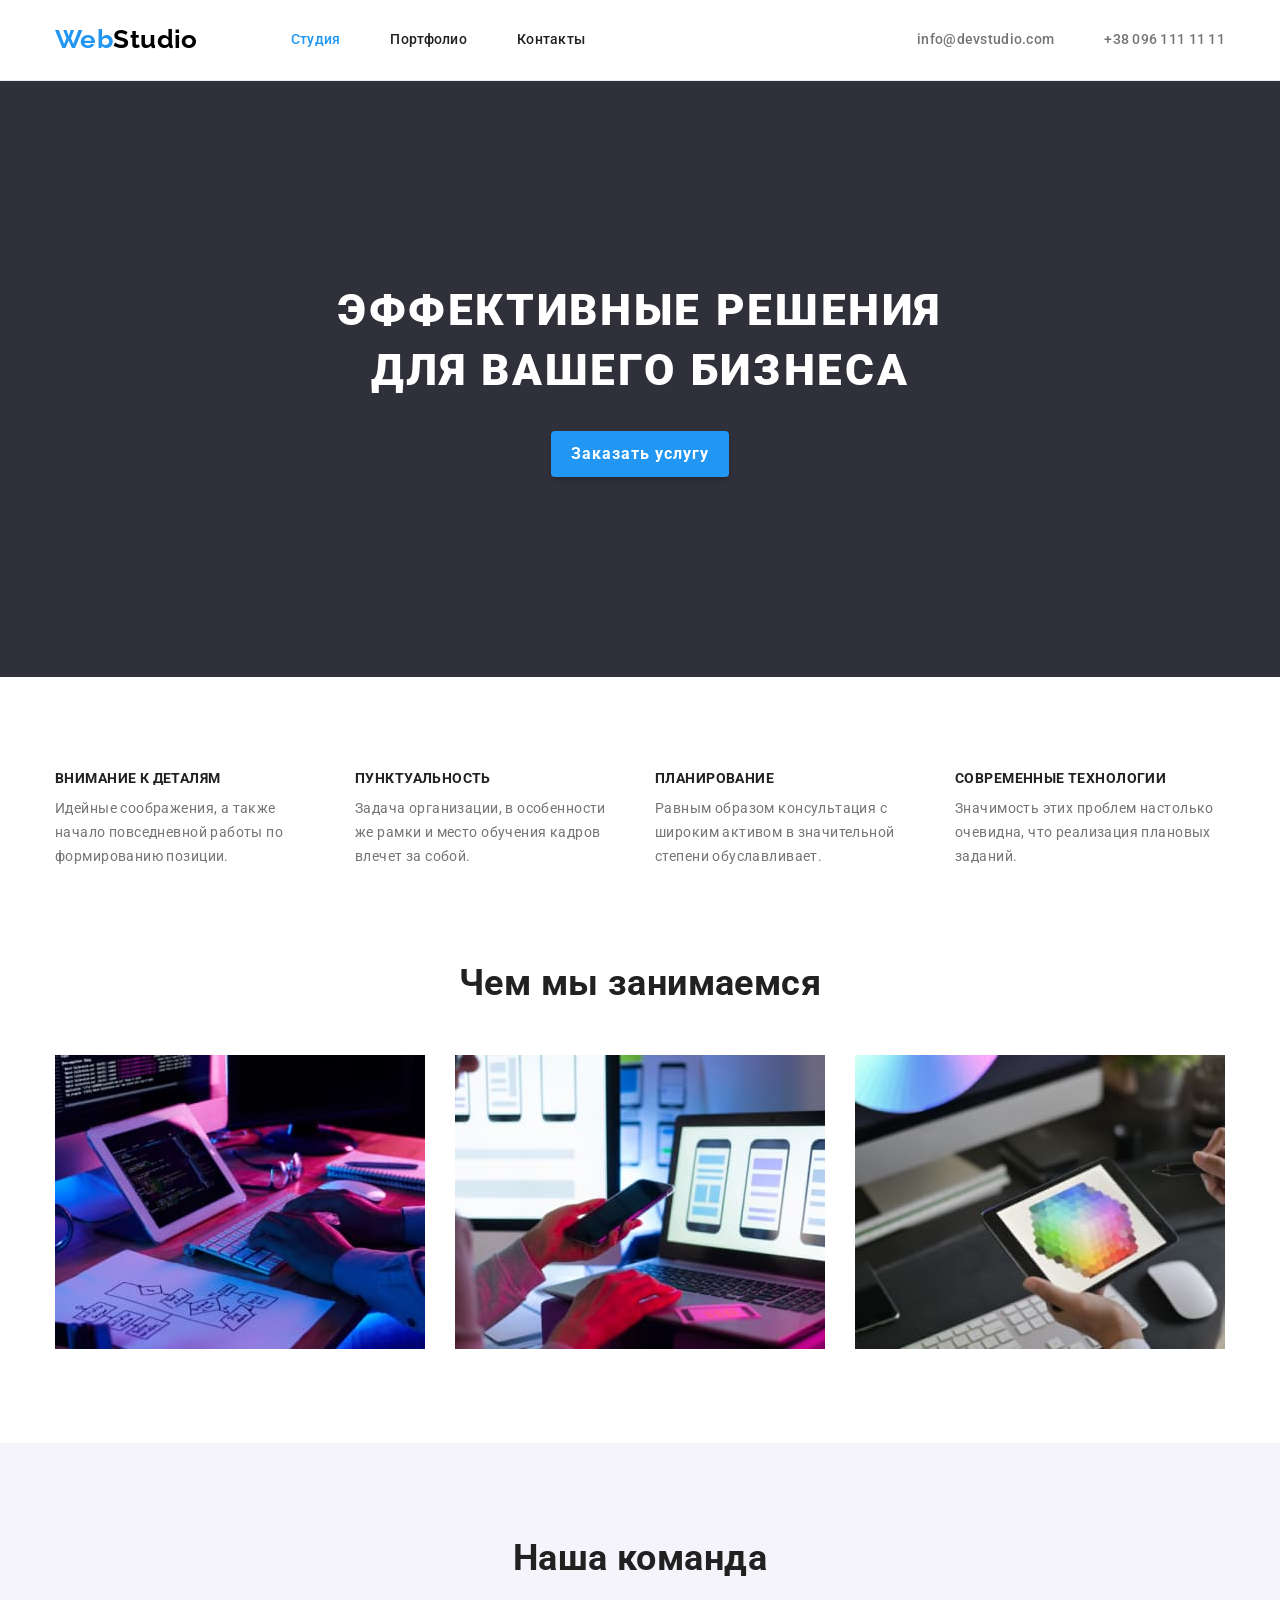
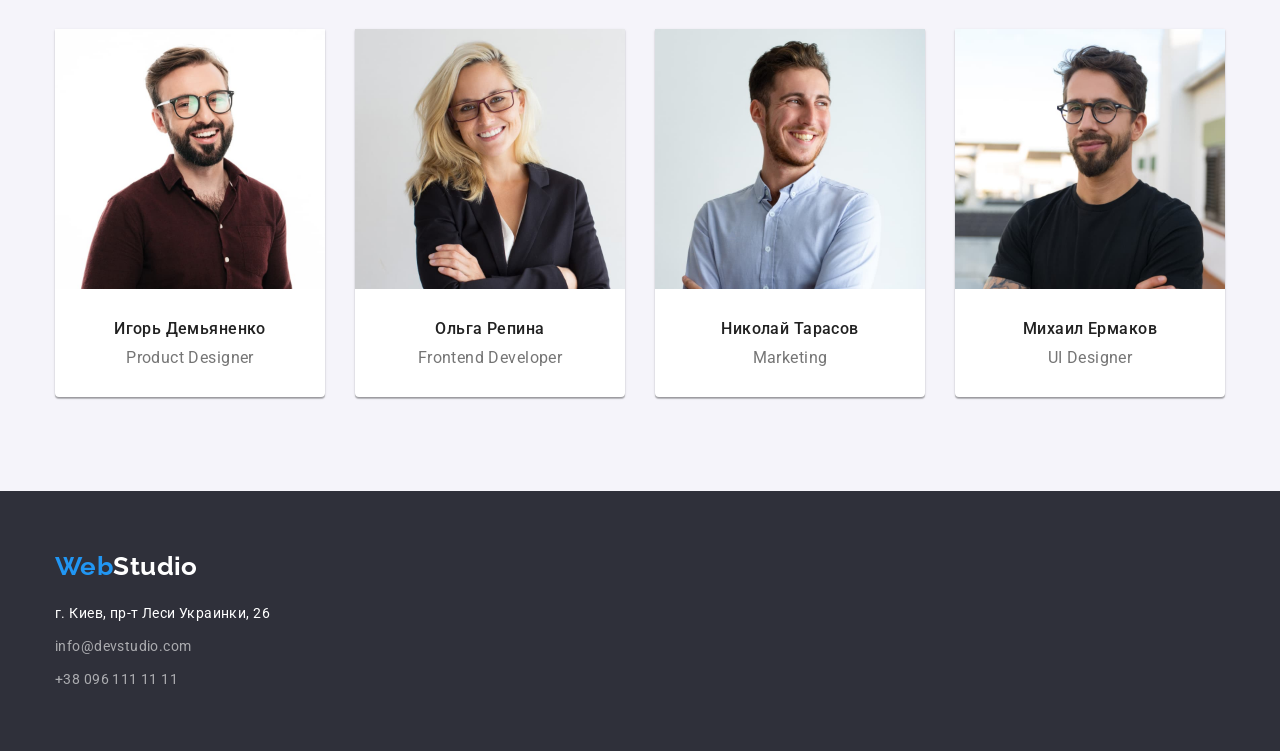
<file: index.html>
<!DOCTYPE html>
<html lang="ru">
  <head>
    <meta charset="UTF-8" />
    <meta http-equiv="X-UA-Compatible" content="IE=edge" />
    <meta name="viewport" content="width=device-width, initial-scale=1.0" />
    <title>WebStudio</title>
    <link rel="preconnect" href="https://fonts.gstatic.com" />
    <link
      href="https://fonts.googleapis.com/css2?family=Raleway:wght@700&family=Roboto:wght@400;500;700;900&display=swap"
      rel="stylesheet"
    />
    <link
      rel="stylesheet"
      href="https://cdnjs.cloudflare.com/ajax/libs/modern-normalize/1.1.0/modern-normalize.min.css"
      integrity="sha512-wpPYUAdjBVSE4KJnH1VR1HeZfpl1ub8YT/NKx4PuQ5NmX2tKuGu6U/JRp5y+Y8XG2tV+wKQpNHVUX03MfMFn9Q=="
      crossorigin="anonymous"
      referrerpolicy="no-referrer"
    />
    <link rel="stylesheet" href="./css/styles.css" />
  </head>

  <body>
    <!-- HEADER -->
    <header class="header">
      <div class="container header-content-container">
        <nav class="menu">
          <a href="./index.html" class="logo link" lang="en"
            ><span class="logo-accent">Web</span>Studio</a
          >
          <ul class="menu-list list">
            <li class="menu-list-item">
              <a class="menu-list-link link current-link" href="./index.html">Студия</a>
            </li>
            <li class="menu-list-item">
              <a class="menu-list-link link" href="./portfolio.html">Портфолио</a>
            </li>
            <li class="menu-list-item">
              <a class="menu-list-link link" href="#contacts">Контакты</a>
            </li>
          </ul>
        </nav>
        <ul class="contact-list list">
          <li class="contact-list-item">
            <a class="contact-list-email link" href="mailto:info@devstudio.com" lang="en"
              >info@devstudio.com</a
            >
          </li>
          <li class="contact-list-item">
            <a class="contact-list-tel link" href="tel:+380961111111">+38 096 111 11 11</a>
          </li>
        </ul>
      </div>
    </header>

    <main>
      <!-- HERO -->
      <section class="hero-section section">
        <div class="container hero-content-container">
          <h1 class="hero-section-title">Эффективные решения для вашего бизнеса</h1>
          <button type="button" class="hero-section-button modal-button">Заказать услугу</button>
        </div>
      </section>

      <!-- FEATURES -->
      <section class="features-section section">
        <div class="container features-content-container">
          <h2 class="features-section-title section-title visually-hidden">Особенности</h2>
          <ul class="features-section-list list">
            <li class="features-section-list-item">
              <h3 class="features-section-list-title">Внимание к деталям</h3>
              <p class="features-section-list-text">
                Идейные соображения, а также начало повседневной работы по формированию позиции.
              </p>
            </li>
            <li class="features-section-list-item">
              <h3 class="features-section-list-title">Пунктуальность</h3>
              <p class="features-section-list-text">
                Задача организации, в особенности же рамки и место обучения кадров влечет за собой.
              </p>
            </li>
            <li class="features-section-list-item">
              <h3 class="features-section-list-title">Планирование</h3>
              <p class="features-section-list-text">
                Равным образом консультация с широким активом в значительной степени обуславливает.
              </p>
            </li>
            <li class="features-section-list-item">
              <h3 class="features-section-list-title">Современные технологии</h3>
              <p class="features-section-list-text">
                Значимость этих проблем настолько очевидна, что реализация плановых заданий.
              </p>
            </li>
          </ul>
        </div>
      </section>

      <!-- SERVICES -->
      <section class="services-section section">
        <div class="container services-content-container">
          <h2 class="services-section-title section-title">Чем мы занимаемся</h2>
          <ul class="services-section-list list">
            <li class="services-section-list-item">
              <img
                class="services-section-list-img"
                src="./images/studio/works/services-desktop.jpg"
                alt="desktop"
                width="370"
                height="294"
              />
            </li>
            <li class="services-section-list-item">
              <img
                class="services-section-list-img"
                src="./images/studio/works/services-notebook.jpg"
                alt="notebook"
                width="370"
                height="294"
              />
            </li>
            <li class="services-section-list-item">
              <img
                class="services-section-list-img"
                src="./images/studio/works/services-tablet.jpg"
                alt="tablet"
                width="370"
                height="294"
              />
            </li>
          </ul>
        </div>
      </section>

      <!-- TEAM -->
      <section class="team-section section">
        <div class="container team-content-container">
          <h2 class="team-section-title section-title">Наша команда</h2>
          <ul class="team-section-list list">
            <li class="team-section-list-item">
              <figure class="team-section-list-card">
                <img
                  class="team-section-list-card-img"
                  src="./images/studio/team/team-demianenko.jpg"
                  alt="Фото Игоря Демьяненко"
                  width="270"
                  height="260"
                />
                <figcaption class="team-section-list-card-text-container">
                  <h3 class="team-section-list-card-title">Игорь Демьяненко</h3>
                  <p class="team-section-list-card-text" lang="en">Product Designer</p>
                </figcaption>
              </figure>
            </li>
            <li class="team-section-list-item">
              <figure class="team-section-list-card">
                <img
                  class="team-section-list-card-img"
                  src="./images/studio/team/team-repina.jpg"
                  alt="Фото Ольги Репиной"
                  width="270"
                  height="260"
                />
                <figcaption class="team-section-list-card-text-container">
                  <h3 class="team-section-list-card-title">Ольга Репина</h3>
                  <p class="team-section-list-card-text" lang="en">Frontend Developer</p>
                </figcaption>
              </figure>
            </li>
            <li class="team-section-list-item">
              <figure class="team-section-list-card">
                <img
                  class="team-section-list-card-img"
                  src="./images/studio/team/team-tarasov.jpg"
                  alt="Фото Николая Тарасова"
                  width="270"
                  height="260"
                />
                <figcaption class="team-section-list-card-text-container">
                  <h3 class="team-section-list-card-title">Николай Тарасов</h3>
                  <p class="team-section-list-card-text" lang="en">Marketing</p>
                </figcaption>
              </figure>
            </li>
            <li class="team-section-list-item">
              <figure class="team-section-list-card">
                <img
                  class="team-section-list-card-img"
                  src="./images/studio/team/team-ermakov.jpg"
                  alt="Фото Михаила Ермакова"
                  width="270"
                  height="260"
                />
                <figcaption class="team-section-list-card-text-container">
                  <h3 class="team-section-list-card-title">Михаил Ермаков</h3>
                  <p class="team-section-list-card-text" lang="en">UI Designer</p>
                </figcaption>
              </figure>
            </li>
          </ul>
        </div>
      </section>
    </main>

    <!-- FOOTER -->
    <footer class="footer">
      <div class="container footer-content-container">
        <a class="logo logo-alt link" href="./index.html" lang="en"
          ><span class="logo-accent">Web</span>Studio</a
        >

        <address class="footer-adress" id="contacts">
          <a
            class="footer-adress-link link"
            href="https://goo.gl/maps/bzyYuuLkhP41vMup8"
            target="_blank"
            rel="noopener noreferrer"
            >г. Киев, пр-т Леси Украинки, 26</a
          >

          <ul class="footer-contact-list list">
            <li class="footer-contact-list-item">
              <a class="footer-contact-list-tel link" href="mailto:info@devstudio.com" lang="en"
                >info@devstudio.com</a
              >
            </li>
            <li class="footer-contacts-list-item">
              <a class="footer-contact-list-email link" href="tel:+380961111111"
                >+38 096 111 11 11</a
              >
            </li>
          </ul>
        </address>
      </div>
    </footer>
  </body>
</html>
</file>
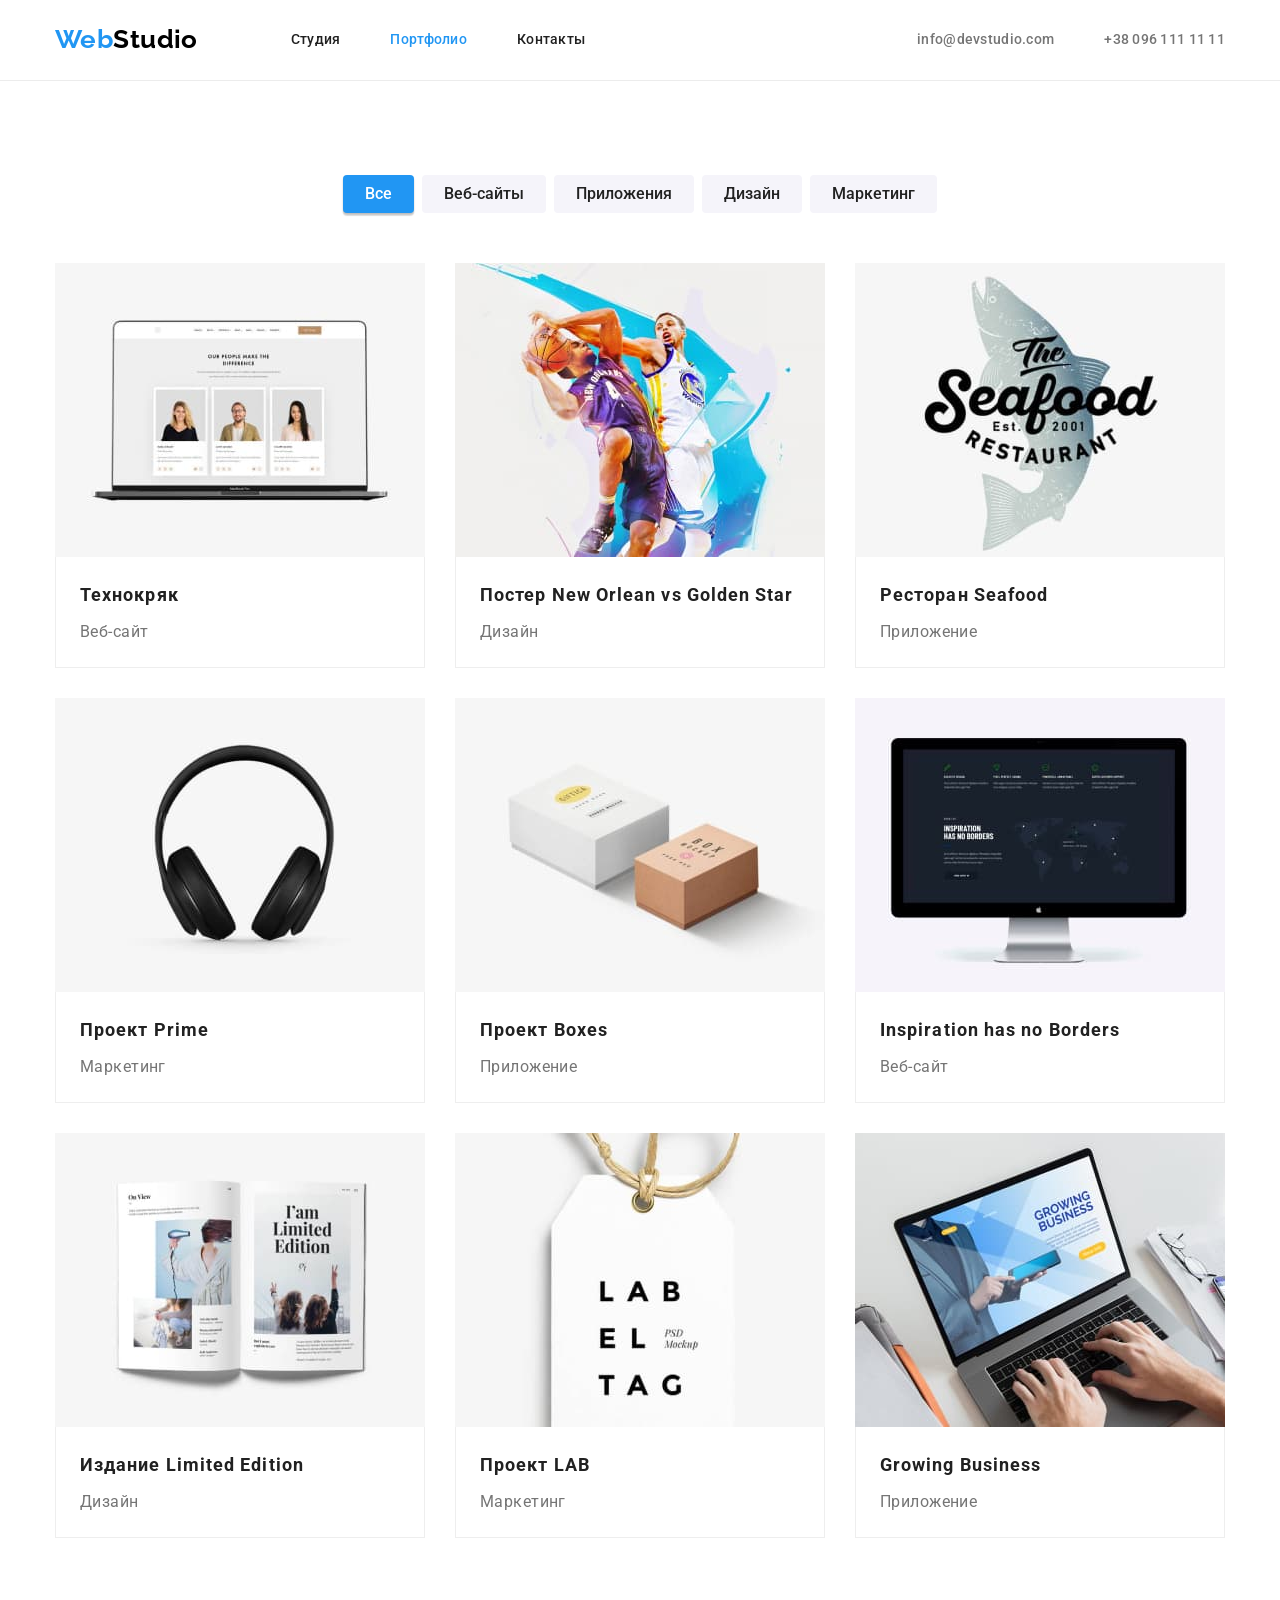
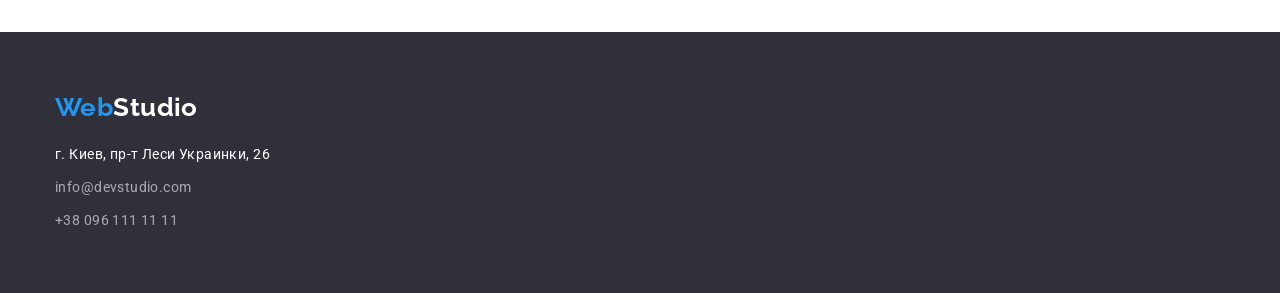
<file: portfolio.html>
<!DOCTYPE html>
<html lang="ru">
  <head>
    <meta charset="UTF-8" />
    <meta http-equiv="X-UA-Compatible" content="IE=edge" />
    <meta name="viewport" content="width=device-width, initial-scale=1.0" />
    <title>WebStudio-Portfolio</title>
    <link rel="preconnect" href="https://fonts.gstatic.com" />
    <link
      href="https://fonts.googleapis.com/css2?family=Raleway:wght@700&family=Roboto:wght@400;500;700;900&display=swap"
      rel="stylesheet"
    />
    <link
      rel="stylesheet"
      href="https://cdnjs.cloudflare.com/ajax/libs/modern-normalize/1.1.0/modern-normalize.min.css"
      integrity="sha512-wpPYUAdjBVSE4KJnH1VR1HeZfpl1ub8YT/NKx4PuQ5NmX2tKuGu6U/JRp5y+Y8XG2tV+wKQpNHVUX03MfMFn9Q=="
      crossorigin="anonymous"
      referrerpolicy="no-referrer"
    />
    <link rel="stylesheet" href="./css/styles.css" />
  </head>
  <body>
    <!-- HEADER -->
    <header class="header">
      <div class="container header-content-container">
        <nav class="menu">
          <a href="./index.html" class="logo link" lang="en"
            ><span class="logo-accent">Web</span>Studio</a
          >
          <ul class="menu-list list">
            <li class="menu-list-item">
              <a class="menu-list-link link" href="./index.html">Студия</a>
            </li>
            <li class="menu-list-item">
              <a class="menu-list-link link current-link" href="./portfolio.html">Портфолио</a>
            </li>
            <li class="menu-list-item">
              <a class="menu-list-link link" href="#contacts">Контакты</a>
            </li>
          </ul>
        </nav>
        <ul class="contact-list list">
          <li class="contact-list-item">
            <a class="contact-list-email link" href="mailto:info@devstudio.com" lang="en"
              >info@devstudio.com</a
            >
          </li>
          <li class="contact-list-item">
            <a class="contact-list-tel link" href="tel:+380961111111">+38 096 111 11 11</a>
          </li>
        </ul>
      </div>
    </header>

    <main>
      <!-- COLLECTION -->
      <section class="collection-section section">
        <div class="container collection-content-container">
          <h2 class="collection-section-title section-title visually-hidden">Портфолио</h2>
          <ul class="collection-filters list">
            <li class="collection-filters-item">
              <button type="button" class="collection-filters-button button current-button">
                Все
              </button>
            </li>
            <li class="collection-filters-item">
              <button type="button" class="collection-filters-button btn">Веб-сайты</button>
            </li>
            <li class="collection-filters-item">
              <button type="button" class="collection-filters-button btn">Приложения</button>
            </li>
            <li class="collection-filters-item">
              <button type="button" class="collection-filters-button btn">Дизайн</button>
            </li>
            <li class="collection-filters-item">
              <button type="button" class="collection-filters-button btn">Маркетинг</button>
            </li>
          </ul>
          <ul class="collection-list list">
            <li class="collection-list-item">
              <a href="#" class="collection-list-link link">
                <figure class="collection-list-card">
                  <img
                    class="collection-list-card-img"
                    src="./images/portfolio/technocriak.jpg"
                    alt="Постер сайта Технокряк"
                    width="370"
                    height="294"
                  />
                  <figcaption class="collection-list-card-text-container">
                    <h3 class="collection-list-card-title">Технокряк</h3>
                    <p class="collection-list-card-text">Веб-сайт</p>
                  </figcaption>
                </figure>
              </a>
            </li>
            <li class="collection-list-item">
              <a href="#" class="collection-list-link link">
                <figure class="collection-list-card">
                  <img
                    class="collection-list-card-img"
                    src="./images/portfolio/new-orlean.jpg"
                    alt="Постер New Orlean vs Golden Star"
                    width="370"
                    height="294"
                  />
                  <figcaption class="collection-list-card-text-container">
                    <h3 class="collection-list-card-title">
                      Постер <span lang="en">New Orlean vs Golden Star</span>
                    </h3>
                    <p class="collection-list-card-text">Дизайн</p>
                  </figcaption>
                </figure>
              </a>
            </li>
            <li class="collection-list-item">
              <a href="#" class="collection-list-link link">
                <figure class="collection-list-card">
                  <img
                    class="collection-list-card-img"
                    src="./images/portfolio/seafood.jpg"
                    alt="Постер приложения Ресторан Seafood"
                    width="370"
                    height="294"
                  />
                  <figcaption class="collection-list-card-text-container">
                    <h3 class="collection-list-card-title">
                      Ресторан <span lang="en">Seafood</span>
                    </h3>
                    <p class="collection-list-card-text">Приложение</p>
                  </figcaption>
                </figure>
              </a>
            </li>
            <li class="collection-list-item">
              <a href="#" class="collection-list-link link">
                <figure class="collection-list-card">
                  <img
                    class="collection-list-card-img"
                    src="./images/portfolio/prime.jpg"
                    alt="Постер Проект Prime"
                    width="370"
                    height="294"
                  />
                  <figcaption class="collection-list-card-text-container">
                    <h3 class="collection-list-card-title">Проект <span lang="en">Prime</span></h3>
                    <p class="collection-list-card-text">Маркетинг</p>
                  </figcaption>
                </figure>
              </a>
            </li>
            <li class="collection-list-item">
              <a href="#" class="collection-list-link link">
                <figure class="collection-list-card">
                  <img
                    class="collection-list-card-img"
                    src="./images/portfolio/boxes.jpg"
                    alt="Постер приложения Проект Boxes"
                    width="370"
                    height="294"
                  />
                  <figcaption class="collection-list-card-text-container">
                    <h3 class="collection-list-card-title">Проект <span lang="en">Boxes</span></h3>
                    <p class="collection-list-card-text">Приложение</p>
                  </figcaption>
                </figure>
              </a>
            </li>
            <li class="collection-list-item">
              <a href="#" class="collection-list-link link">
                <figure class="collection-list-card">
                  <img
                    class="collection-list-card-img"
                    src="./images/portfolio/borders.jpg"
                    alt="Постер сайта Inspiration has no Borders"
                    width="370"
                    height="294"
                  />
                  <figcaption class="collection-list-card-text-container">
                    <h3 class="collection-list-card-title" lang="en">Inspiration has no Borders</h3>
                    <p class="collection-list-card-text">Веб-сайт</p>
                  </figcaption>
                </figure>
              </a>
            </li>
            <li class="collection-list-item">
              <a href="#" class="collection-list-link link">
                <figure class="collection-list-card">
                  <img
                    class="collection-list-card-img"
                    src="./images/portfolio/limited-edition.jpg"
                    alt="Постер Издание Limited Edition"
                    width="370"
                    height="294"
                  />
                  <figcaption class="collection-list-card-text-container">
                    <h3 class="collection-list-card-title">
                      Издание <span lang="en">Limited Edition</span>
                    </h3>
                    <p class="collection-list-card-text">Дизайн</p>
                  </figcaption>
                </figure>
              </a>
            </li>
            <li class="collection-list-item">
              <a href="#" class="collection-list-link link">
                <figure class="collection-list-card">
                  <img
                    class="collection-list-card-img"
                    src="./images/portfolio/lab.jpg"
                    alt="Постер Проект LAB"
                    width="370"
                    height="294"
                  />
                  <figcaption class="collection-list-card-text-container">
                    <h3 class="collection-list-card-title">Проект <span lang="en">LAB</span></h3>
                    <p class="collection-list-card-text">Маркетинг</p>
                  </figcaption>
                </figure>
              </a>
            </li>
            <li class="collection-list-item">
              <a href="#" class="collection-list-link link">
                <figure class="collection-list-card">
                  <img
                    class="collection-list-card-img"
                    src="./images/portfolio/growing-business.jpg"
                    alt="Постер приложения Growing Business"
                    width="370"
                    height="294"
                  />
                  <figcaption class="collection-list-card-text-container">
                    <h3 class="collection-list-card-title" lang="en">Growing Business</h3>
                    <p class="collection-list-card-text">Приложение</p>
                  </figcaption>
                </figure>
              </a>
            </li>
          </ul>
        </div>
      </section>
    </main>

    <!-- FOOTER -->
    <footer class="footer">
      <div class="container footer-content-container">
        <a class="logo logo-alt link" href="./index.html" lang="en"
          ><span class="logo-accent">Web</span>Studio</a
        >

        <address class="footer-adress" id="contacts">
          <a
            class="footer-adress-link link"
            href="https://goo.gl/maps/bzyYuuLkhP41vMup8"
            target="_blank"
            rel="noopener noreferrer"
            >г. Киев, пр-т Леси Украинки, 26</a
          >

          <ul class="footer-contact-list list">
            <li class="footer-contact-list-item">
              <a class="footer-contact-list-tel link" href="mailto:info@devstudio.com" lang="en"
                >info@devstudio.com</a
              >
            </li>
            <li class="footer-contacts-list-item">
              <a class="footer-contact-list-email link" href="tel:+380961111111"
                >+38 096 111 11 11</a
              >
            </li>
          </ul>
        </address>
      </div>
    </footer>
  </body>
</html>
</file>
<file: css/styles.css>
/* VARIABLES */

:root {
  --main-color-dark: #212121;
  --secondary-color: #757575;
  --logo-color: #000000;
  --accent-color: #2196f3;
  --accent-color-hover: #188ce8;
  --main-color-light: #ffffff;
  --secondary-color-transp: rgba(255, 255, 255, 0.6);

  --main-text-size: 14px;
  --secondary-text-size: 16px;
  --main-text-letter-spacing: 0.03em;

  --background-color-dark: #2f303a;
  --background-color-light: #f5f4fa;
}

/* GLOBAL */

body {
  font-family: 'Roboto', sans-serif;
  color: var(--main-color-dark);
  font-weight: 400;
  font-size: var(--main-text-size);
  letter-spacing: var(--main-text-letter-spacing);
}

h1,
h2,
h3,
h4,
h5,
h6,
p,
ul {
  margin: 0;
  padding: 0;
  font-size: inherit;
}

img {
  display: block;
}

/* COMPONENT */

.section {
  padding: 94px 0;
}

.container {
  max-width: 1200px;
  padding: 0 15px;
}

.list {
  list-style: none;
}

.link {
  text-decoration: none;
  font-size: inherit;
  color: var(--main-color-dark);
}

.modal-button,
.btn {
  cursor: pointer;
  font-family: inherit;
}

.btn {
  color: var(--main-color-dark);
}

.section-title {
  font-weight: 700;
  font-size: 36px;
  line-height: 1.17;
}

.visually-hidden {
  position: absolute;
  clip: rect(0 0 0 0);
  width: 1px;
  height: 1px;
  margin: -1px;
}

/* HEADER */

.header {
  border-bottom: 1px solid #ececec;
}

.header-content-container {
  display: flex;
  align-items: center;
  margin: 0 auto;
}

.menu {
  display: flex;
  align-items: center;
}

.menu-list {
  display: flex;
  align-items: center;
}

.menu-list-item:not(:last-child) {
  margin-right: 50px;
}

.logo {
  font-family: 'Raleway', sans-serif;
  font-weight: 700;
  font-size: 26px;
  line-height: 1.19;
  color: var(--logo-color);
  margin-right: 93px;
  display: block;
  padding: 24px 0 25px;
}

.logo-accent {
  color: var(--accent-color);
}

.menu-list-link {
  display: block;
  font-weight: 500;
  line-height: 1.14;
  letter-spacing: 0.02em;
  padding: 32px 0;
}

.current-link {
  color: var(--accent-color);
}

.menu-list-link:hover,
.menu-list-link:focus {
  color: var(--accent-color);
}

.contact-list {
  display: flex;
  align-items: center;
  margin-left: auto;
}

.contact-list-item:not(:last-child) {
  margin-right: 50px;
}

.contact-list-email,
.contact-list-tel {
  display: block;
  padding: 32px 0;
  font-weight: 500;
  line-height: 1.14;
  letter-spacing: 0.02em;
  color: var(--secondary-color);
}

.contact-list-email:hover,
.contact-list-email:focus,
.contact-list-tel:hover,
.contact-list-tel:focus {
  color: var(--accent-color);
}

/* HERO */

.hero-content-container {
  text-align: center;
  margin: 0 auto;
}

.hero-section {
  background-color: var(--background-color-dark);
  text-align: center;
  padding: 200px 0;
}

.hero-section-title {
  font-weight: 900;
  font-size: 44px;
  line-height: 1.36;
  letter-spacing: 0.06em;
  text-transform: uppercase;
  color: var(--main-color-light);
  max-width: 610px;
  margin: 0 auto 30px;
}

.hero-section-button {
  font-weight: 700;
  font-size: var(--secondary-text-size);
  line-height: 1.88;
  text-align: center;
  letter-spacing: 0.06em;
  color: var(--main-color-light);

  background-color: #2196f3;
  box-shadow: 0px 4px 4px rgba(0, 0, 0, 0.15);
  border: none;
  border-radius: 4px;
  padding: 8px 20px;
}

.hero-section-button:hover,
.hero-section-button:focus {
  background-color: var(--accent-color-hover);
}

/* FEATURES */

.features-section {
  text-align: center;
  padding-bottom: 47px;
}

.features-content-container {
  margin: 0 auto;
}

.features-section-list {
  display: flex;
  flex-wrap: wrap;
  margin-top: -30px;
  margin-left: -30px;
}

.features-section-list-item {
  text-align: left;
  margin-top: 30px;
  margin-left: 30px;
  flex-basis: calc((100% - 120px) / 4);
}

.features-section-list-title {
  font-weight: 700;
  line-height: 1.14;
  text-transform: uppercase;
  margin-bottom: 10px;
}

.features-section-list-text {
  line-height: 1.71;
  color: var(--secondary-color);
}

/* SERVICES */

.services-section {
  text-align: center;
  padding-top: 47px;
}

.services-content-container {
  margin: 0 auto;
}

.services-section-title {
  margin-bottom: 50px;
}

.services-section-list {
  display: flex;
  flex-wrap: wrap;
  margin-top: -30px;
  margin-left: -30px;
}

.services-section-list-item {
  margin-top: 30px;
  margin-left: 30px;
  flex-basis: calc((100% - 90px) / 3);
}

/* TEAM */

.team-section {
  background-color: var(--background-color-light);
  text-align: center;
}

.team-content-container {
  margin: 0 auto;
}

.team-section-title {
  margin-bottom: 50px;
}

.team-section-list {
  display: flex;
  flex-wrap: wrap;
  margin-top: -30px;
  margin-left: -30px;
}

.team-section-list-item {
  margin-top: 30px;
  margin-left: 30px;
  flex-basis: calc((100% - 120px) / 4);
}

.team-section-list-card {
  background-color: var(--main-color-light);
  box-shadow: 0px 1px 3px rgba(0, 0, 0, 0.12), 0px 1px 1px rgba(0, 0, 0, 0.14),
    0px 2px 1px rgba(0, 0, 0, 0.2);
  border-radius: 0px 0px 4px 4px;
  margin: 0 auto;
}

.team-section-list-card-text-container {
  font-size: var(--secondary-text-size);
  line-height: 1.19;
  padding: 30px 0;
}

.team-section-list-card-title {
  font-weight: 500;
  font-size: var(--secondary-text-size);
  line-height: 1.19;
  margin-bottom: 10px;
}

.team-section-list-card-text {
  color: var(--secondary-color);
}

/* FOOTER */

.footer {
  background-color: var(--background-color-dark);
  padding: 60px 0;
}

.footer-content-container {
  margin: 0 auto;
}

.logo-alt {
  color: var(--main-color-light);
  margin-right: 0;
  padding: 0;
  margin-bottom: 20px;
}

.footer-adress-link {
  font-style: normal;
  line-height: 1.71;
  color: var(--main-color-light);
  display: block;
  margin-bottom: 9px;
}

.footer-contact-list-item:not(:last-child) {
  margin-bottom: 9px;
}

.footer-contact-list-tel,
.footer-contact-list-email {
  font-style: normal;
  line-height: 1.71;
  color: var(--secondary-color-transp);
}

.footer-contact-list-tel:hover,
.footer-contact-list-email:hover,
.footer-adress-link:hover,
.footer-contact-list-tel:focus,
.footer-contact-list-email:focus,
.footer-adress-link:focus {
  color: var(--accent-color);
}

/* PORTFOLIO - COLLECTION */

.collection-section {
  text-align: center;
}

.collection-content-container {
  margin: 0 auto;
}

.collection-filters {
  display: flex;
  justify-content: center;
  margin-bottom: 50px;
}

.collection-filters-item:not(:last-child) {
  margin-right: 8px;
}

.collection-filters-button {
  font-weight: 500;
  font-size: var(--secondary-text-size);
  line-height: 1.63;
  text-align: center;

  background-color: var(--background-color-light);
  border: none;
  border-radius: 4px;
  padding: 6px 22px;
}

.current-button {
  color: var(--main-color-light);
  background-color: var(--accent-color);
  box-shadow: 0px 3px 1px rgba(0, 0, 0, 0.1), 0px 1px 2px rgba(0, 0, 0, 0.08),
    0px 2px 2px rgba(0, 0, 0, 0.12);
}

.collection-filters-button:hover,
.collection-filters-button:focus {
  color: var(--main-color-light);
  background-color: var(--accent-color);
  box-shadow: 0px 3px 1px rgba(0, 0, 0, 0.1), 0px 1px 2px rgba(0, 0, 0, 0.08),
    0px 2px 2px rgba(0, 0, 0, 0.12);
}

.collection-list {
  display: flex;
  flex-wrap: wrap;
  margin-top: -30px;
  margin-left: -30px;
}

.collection-list-item {
  margin-top: 30px;
  margin-left: 30px;
  flex-basis: calc((100% - 90px) / 3);
}

.collection-list-card {
  background-color: var(--main-color-light);
  box-sizing: border-box;
  margin: 0 auto;
}

.collection-list-card-text-container {
  text-align: left;
  margin: 0;
  padding: 20px 24px;
  border-left: 1px solid #eeeeee;
  border-right: 1px solid #eeeeee;
  border-bottom: 1px solid #eeeeee;
}

.collection-list-card-title {
  font-weight: 700;
  font-size: 18px;
  line-height: 2;
  letter-spacing: 0.06em;
  margin-bottom: 4px;
}

.collection-list-card-text {
  font-size: var(--secondary-text-size);
  line-height: 1.88;
  color: var(--secondary-color);
}
</file>
